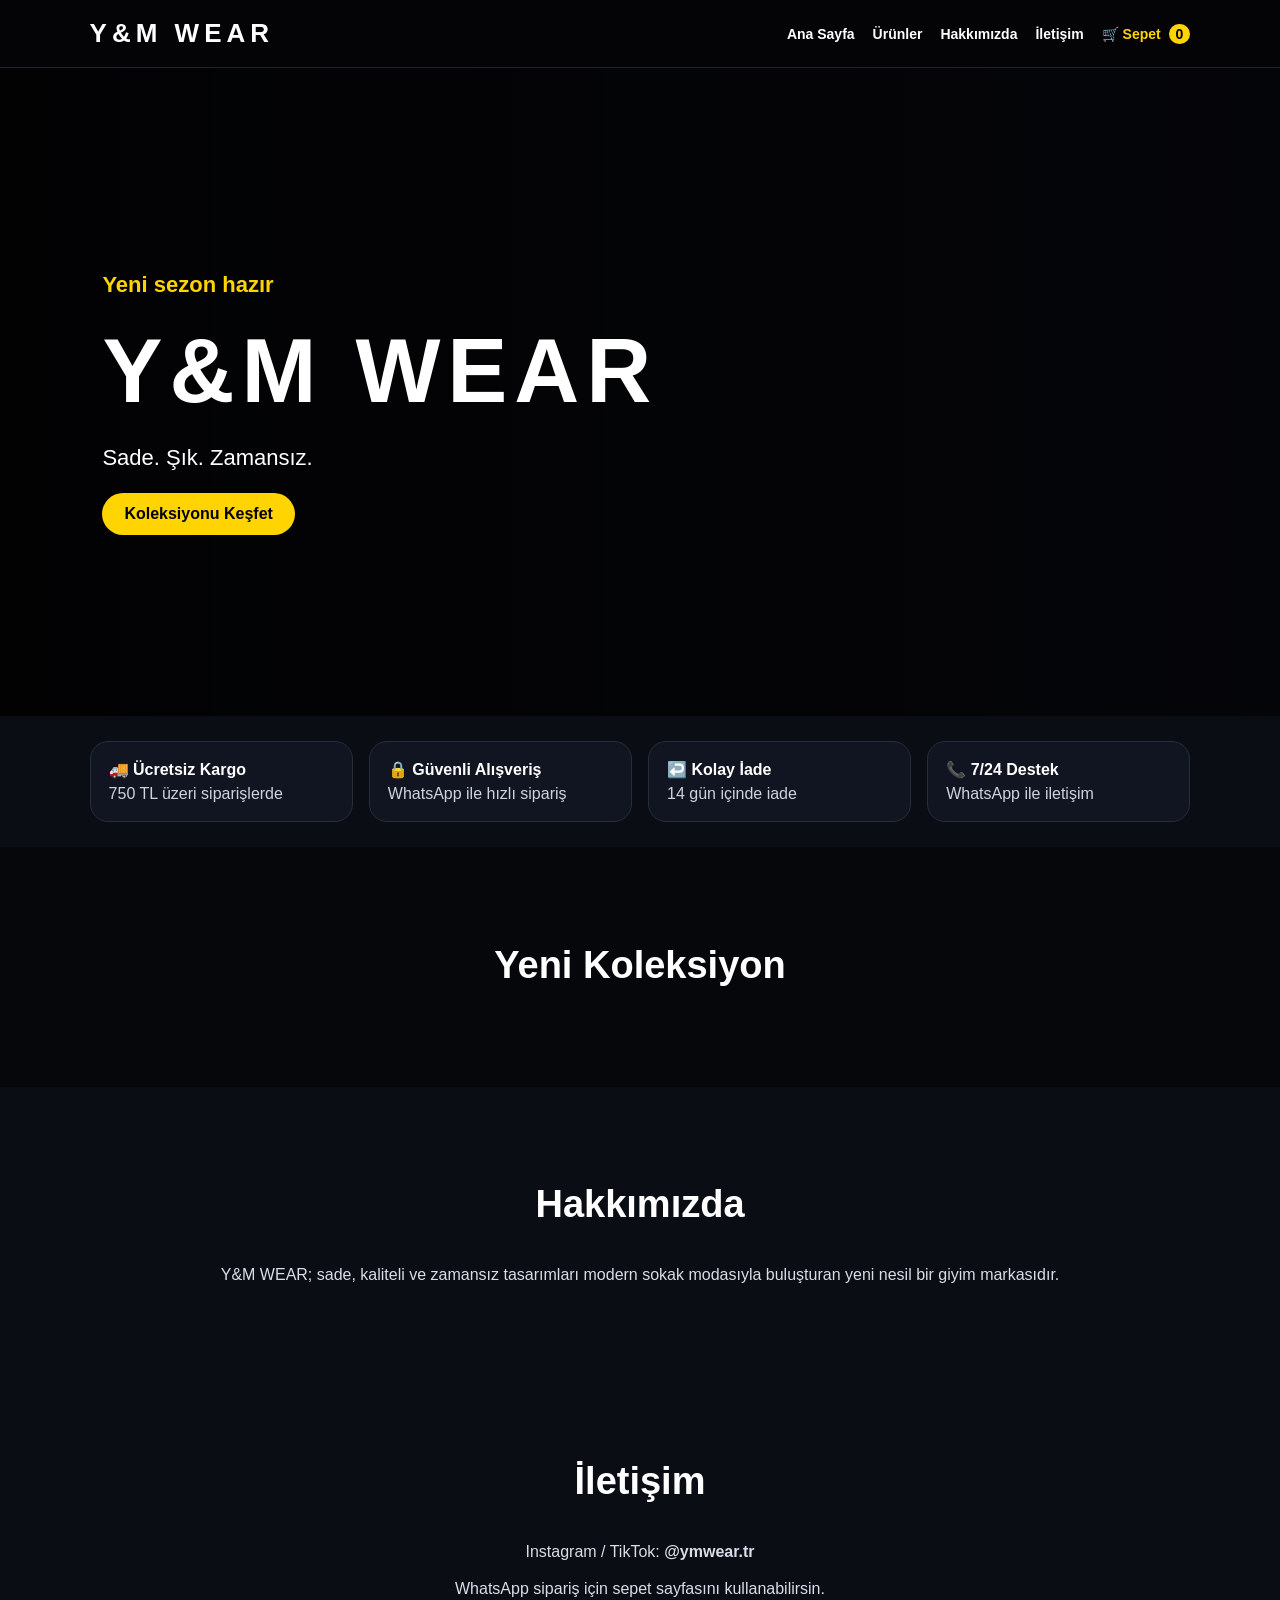
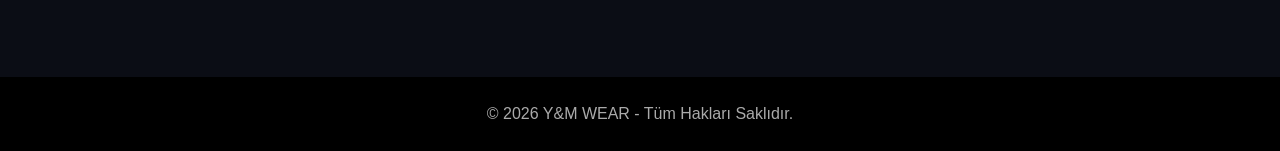
<file: index.html>
<!DOCTYPE html>
<html lang="tr">
<head>
  <meta charset="UTF-8" />
  <meta name="viewport" content="width=device-width, initial-scale=1.0" />
  <title>Y&M WEAR</title>
  <link rel="stylesheet" href="css/style.css" />
</head>
<body>
  <header class="site-header">
    <a class="logo" href="index.html">Y&M WEAR</a>
    <nav>
      <a href="index.html">Ana Sayfa</a>
      <a href="#urunler">Ürünler</a>
      <a href="#hakkimizda">Hakkımızda</a>
      <a href="#iletisim">İletişim</a>
      <a class="cart-link" href="cart.html">🛒 Sepet <span id="cartCount">0</span></a>
    </nav>
  </header>

  <section class="hero">
    <div class="hero-content">
      <p class="eyebrow">Yeni sezon hazır</p>
      <h1>Y&M WEAR</h1>
      <p>Sade. Şık. Zamansız.</p>
      <a class="primary-btn" href="#urunler">Koleksiyonu Keşfet</a>
    </div>
  </section>

  <section class="features">
    <div><b>🚚 Ücretsiz Kargo</b><span>750 TL üzeri siparişlerde</span></div>
    <div><b>🔒 Güvenli Alışveriş</b><span>WhatsApp ile hızlı sipariş</span></div>
    <div><b>↩️ Kolay İade</b><span>14 gün içinde iade</span></div>
    <div><b>📞 7/24 Destek</b><span>WhatsApp ile iletişim</span></div>
  </section>

  <section id="urunler" class="section">
    <h2 class="section-title">Yeni Koleksiyon</h2>
    <div id="products" class="products"></div>
  </section>

  <section id="hakkimizda" class="section about">
    <h2 class="section-title">Hakkımızda</h2>
    <p>Y&M WEAR; sade, kaliteli ve zamansız tasarımları modern sokak modasıyla buluşturan yeni nesil bir giyim markasıdır.</p>
  </section>

  <section id="iletisim" class="section contact">
    <h2 class="section-title">İletişim</h2>
    <p>Instagram / TikTok: <b>@ymwear.tr</b></p>
    <p>WhatsApp sipariş için sepet sayfasını kullanabilirsin.</p>
  </section>

  <footer>© 2026 Y&M WEAR - Tüm Hakları Saklıdır.</footer>

  <script src="js/app.js"></script>
  <script>renderHomeProducts(); updateCartCount();</script>
</body>
</html>
</file>
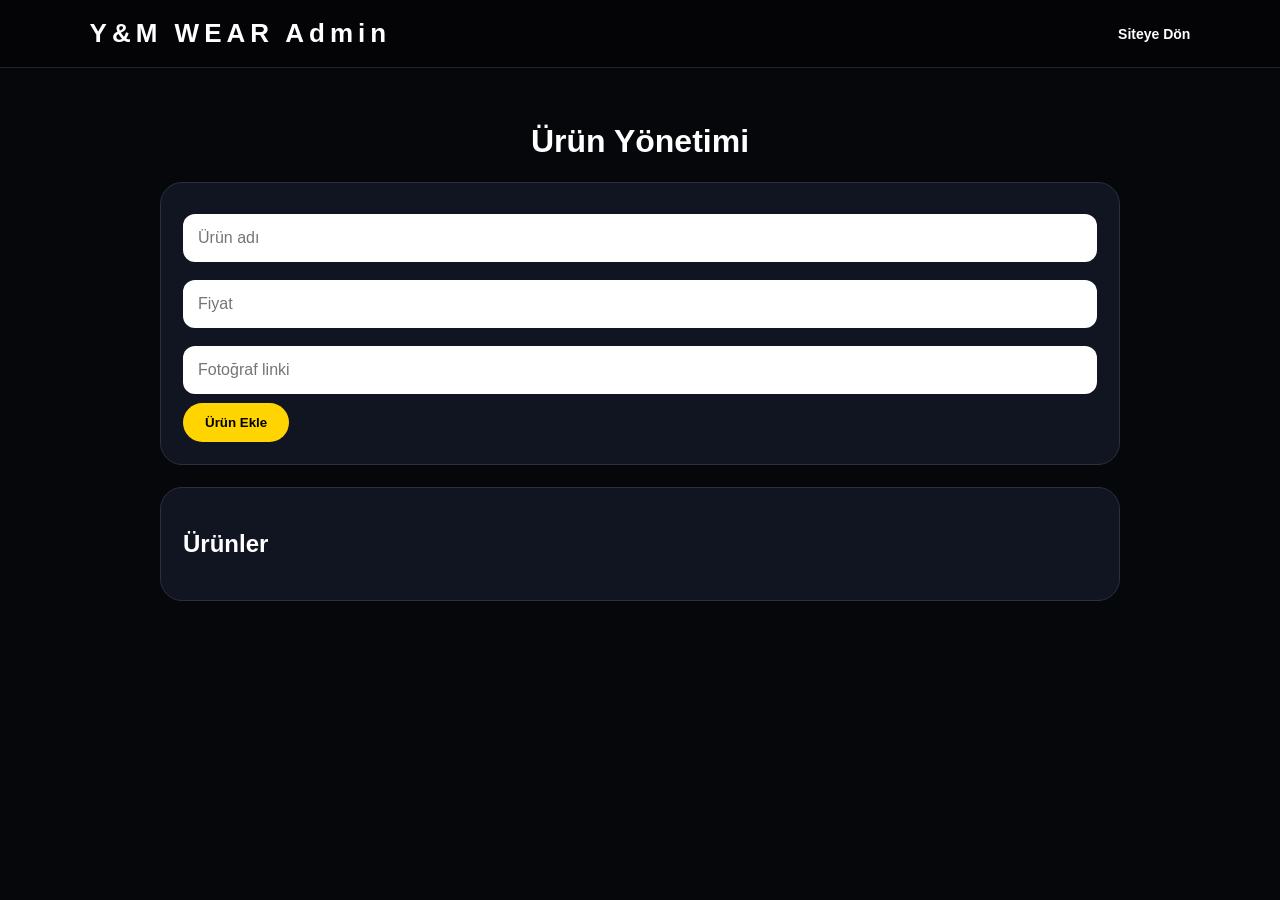
<file: admin.html>
<!DOCTYPE html>
<html lang="tr">
<head>
  <meta charset="UTF-8" />
  <meta name="viewport" content="width=device-width, initial-scale=1.0" />
  <title>Admin Panel | Y&M WEAR</title>
  <link rel="stylesheet" href="css/style.css" />
</head>
<body>
  <header class="site-header">
    <a class="logo" href="admin.html">Y&M WEAR Admin</a>
    <nav><a href="index.html">Siteye Dön</a></nav>
  </header>

  <main class="admin-page">
    <h1>Ürün Yönetimi</h1>
    <div class="admin-box">
      <input id="productName" placeholder="Ürün adı" />
      <input id="productPrice" placeholder="Fiyat" type="number" />
      <input id="productImage" placeholder="Fotoğraf linki" />
      <button class="primary-btn" onclick="adminAddProduct()">Ürün Ekle</button>
    </div>

    <div class="admin-box">
      <h2>Ürünler</h2>
      <div id="adminProductList"></div>
    </div>
  </main>

  <script src="js/app.js"></script>
  <script>renderAdminProducts();</script>
</body>
</html>
</file>
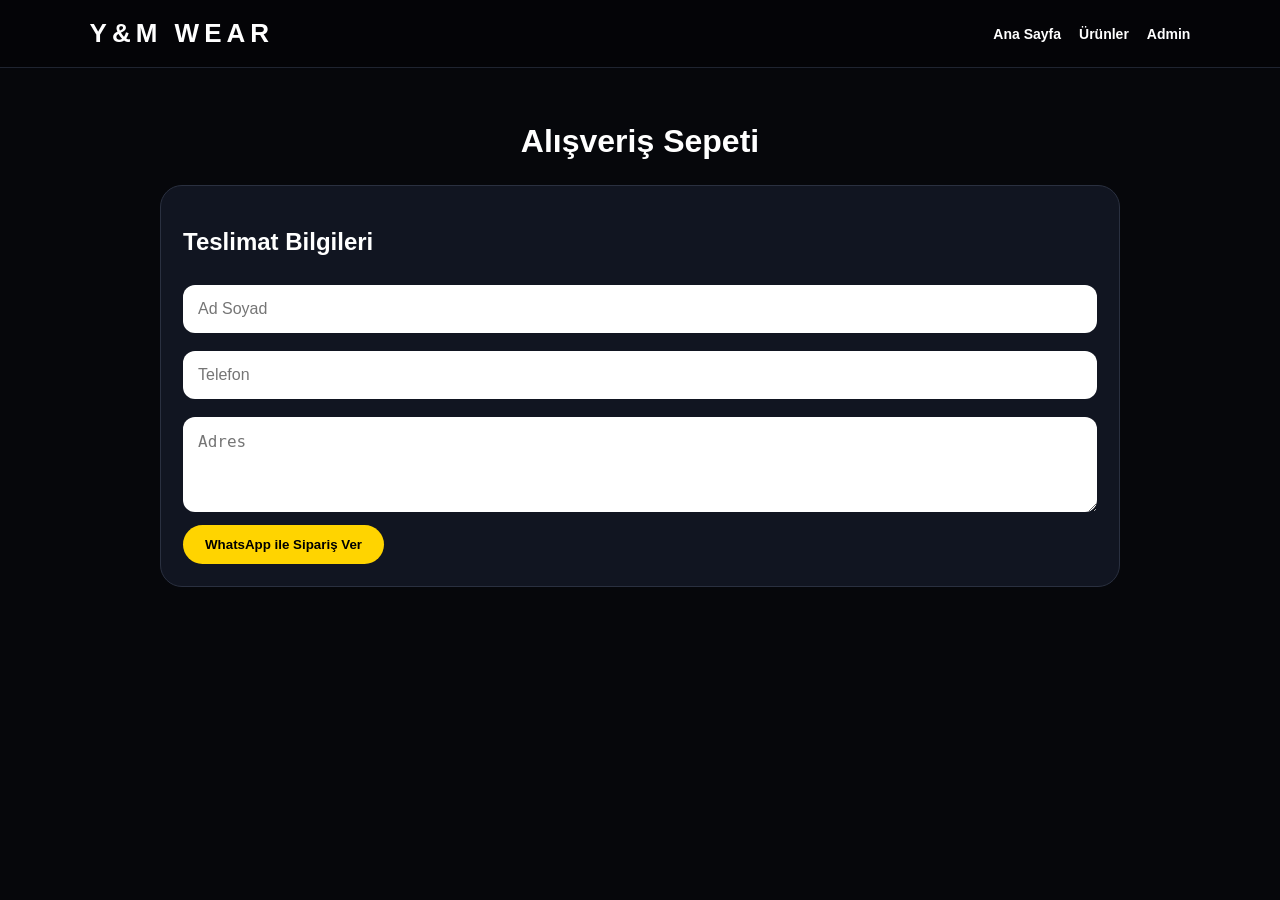
<file: cart.html>
<!DOCTYPE html>
<html lang="tr">
<head>
  <meta charset="UTF-8" />
  <meta name="viewport" content="width=device-width, initial-scale=1.0" />
  <title>Sepet | Y&M WEAR</title>
  <link rel="stylesheet" href="css/style.css" />
</head>
<body>
  <header class="site-header">
    <a class="logo" href="index.html">Y&M WEAR</a>
    <nav>
      <a href="index.html">Ana Sayfa</a>
      <a href="index.html#urunler">Ürünler</a>
      <a href="admin.html">Admin</a>
    </nav>
  </header>

  <main class="cart-page">
    <h1>Alışveriş Sepeti</h1>
    <div id="cartItems" class="cart-items"></div>
    <div id="totalPrice" class="total-price"></div>

    <div class="customer-box">
      <h2>Teslimat Bilgileri</h2>
      <input id="adSoyad" placeholder="Ad Soyad" />
      <input id="telefon" placeholder="Telefon" />
      <textarea id="adres" placeholder="Adres"></textarea>
      <button class="primary-btn" onclick="checkoutWhatsApp()">WhatsApp ile Sipariş Ver</button>
    </div>
  </main>

  <script src="js/app.js"></script>
  <script>renderCart();</script>
</body>
</html>
</file>
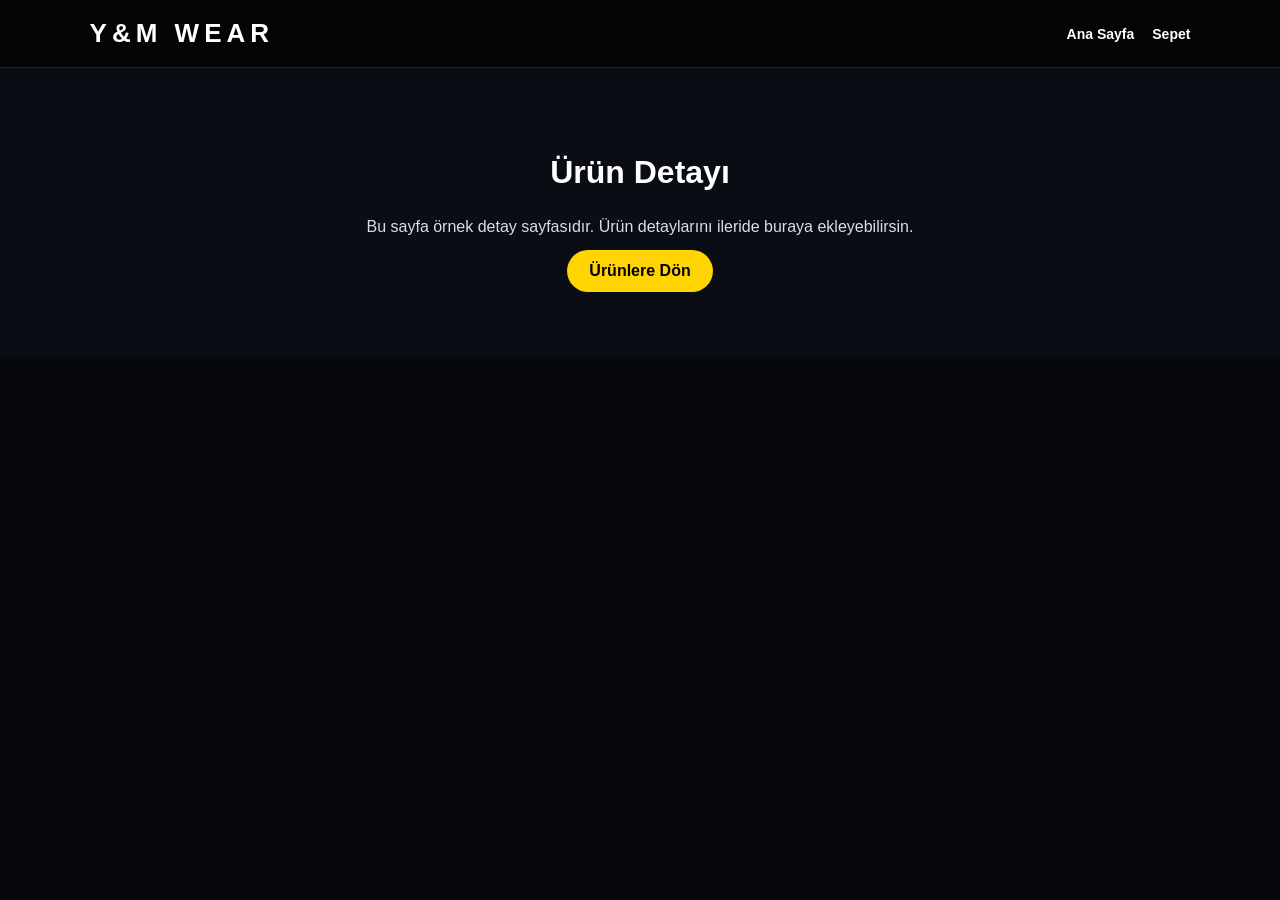
<file: urun.html>
<!DOCTYPE html>
<html lang="tr">
<head>
  <meta charset="UTF-8" />
  <meta name="viewport" content="width=device-width, initial-scale=1.0" />
  <title>Ürün Detayı | Y&M WEAR</title>
  <link rel="stylesheet" href="css/style.css" />
</head>
<body>
  <header class="site-header">
    <a class="logo" href="index.html">Y&M WEAR</a>
    <nav><a href="index.html">Ana Sayfa</a><a href="cart.html">Sepet</a></nav>
  </header>
  <main class="section about">
    <h1>Ürün Detayı</h1>
    <p>Bu sayfa örnek detay sayfasıdır. Ürün detaylarını ileride buraya ekleyebilirsin.</p>
    <a class="primary-btn" href="index.html#urunler">Ürünlere Dön</a>
  </main>
</body>
</html>
</file>
<file: css/style.css>
*{box-sizing:border-box}html{scroll-behavior:smooth}body{margin:0;background:#06070b;color:#fff;font-family:Arial,Helvetica,sans-serif}.site-header{position:sticky;top:0;z-index:10;background:rgba(5,5,8,.94);border-bottom:1px solid #1f2430;display:flex;justify-content:space-between;align-items:center;padding:18px 7%;backdrop-filter:blur(8px)}.logo{color:#fff;text-decoration:none;font-weight:900;letter-spacing:5px;font-size:26px}nav{display:flex;gap:18px;align-items:center;flex-wrap:wrap}nav a{color:#fff;text-decoration:none;font-weight:700;font-size:14px}.cart-link{color:#ffd400}#cartCount{background:#ffd400;color:#000;border-radius:20px;padding:2px 7px;margin-left:4px}.hero{min-height:72vh;background:linear-gradient(90deg,rgba(0,0,0,.72),rgba(0,0,0,.25)),url('https://images.unsplash.com/photo-1515886657613-9f3515b0c78f?w=1600') center/cover;display:flex;align-items:center;padding:0 8%}.hero h1{font-size:clamp(48px,8vw,90px);margin:10px 0;letter-spacing:7px}.hero p{font-size:22px}.eyebrow{color:#ffd400;font-weight:800}.primary-btn,.buy,.info,.delete-btn{border:none;border-radius:999px;padding:12px 22px;font-weight:900;cursor:pointer;text-decoration:none;display:inline-block}.primary-btn,.buy{background:#ffd400;color:#000}.info{background:#3d4350;color:#fff}.delete-btn{background:#ff4d4d;color:#fff}.features{display:grid;grid-template-columns:repeat(auto-fit,minmax(210px,1fr));gap:16px;padding:25px 7%;background:#0b0d15}.features div{border:1px solid #272d3a;border-radius:18px;padding:18px;background:#111521}.features span{display:block;color:#cfd3dd;margin-top:6px}.section{padding:65px 7%}.section-title{text-align:center;font-size:38px;margin-bottom:35px}.products{display:grid;grid-template-columns:repeat(auto-fit,minmax(230px,1fr));gap:25px}.card{background:#111521;border:1px solid #2a3040;border-radius:22px;text-align:center;overflow:hidden;padding-bottom:22px;box-shadow:0 10px 30px rgba(0,0,0,.25)}.card img{width:100%;height:285px;object-fit:cover;background:#222}.card h3{font-size:22px;margin:18px 12px 8px}.price{font-size:24px;color:#ffd400;font-weight:900;margin:6px 0}.size{color:#cfd3dd;margin:8px 0 12px}.options{display:flex;gap:8px;justify-content:center;margin:10px}.options select{padding:9px;border-radius:10px;border:none}.actions{display:flex;gap:10px;justify-content:center;align-items:center;flex-wrap:wrap}.about,.contact{text-align:center;background:#0b0d15}.about p,.contact p{max-width:850px;margin:10px auto;color:#d9dde7;line-height:1.7}footer{text-align:center;padding:28px;background:#000;color:#aaa}.cart-page,.admin-page{max-width:1000px;margin:55px auto;padding:0 20px}.cart-page h1,.admin-page h1{text-align:center}.cart-item,.admin-product{display:flex;justify-content:space-between;gap:12px;align-items:center;background:#111521;border:1px solid #2a3040;border-radius:18px;padding:18px;margin:14px 0}.muted{color:#b8becb}.total-price{text-align:right;color:#ffd400;font-size:30px;font-weight:900;margin:25px 0}.customer-box,.admin-box{background:#111521;border:1px solid #2a3040;border-radius:22px;padding:22px;margin:22px 0}input,textarea{width:100%;padding:15px;margin:9px 0;border:none;border-radius:12px;background:#fff;color:#111;font-size:16px}textarea{height:95px;resize:vertical}.empty{text-align:center;color:#b8becb;padding:25px}@media(max-width:720px){.site-header{align-items:flex-start;gap:14px;flex-direction:column}.hero{min-height:55vh}.features{grid-template-columns:1fr}.cart-item,.admin-product{flex-direction:column;align-items:flex-start}.total-price{text-align:left}.card img{height:240px}}
</file>
